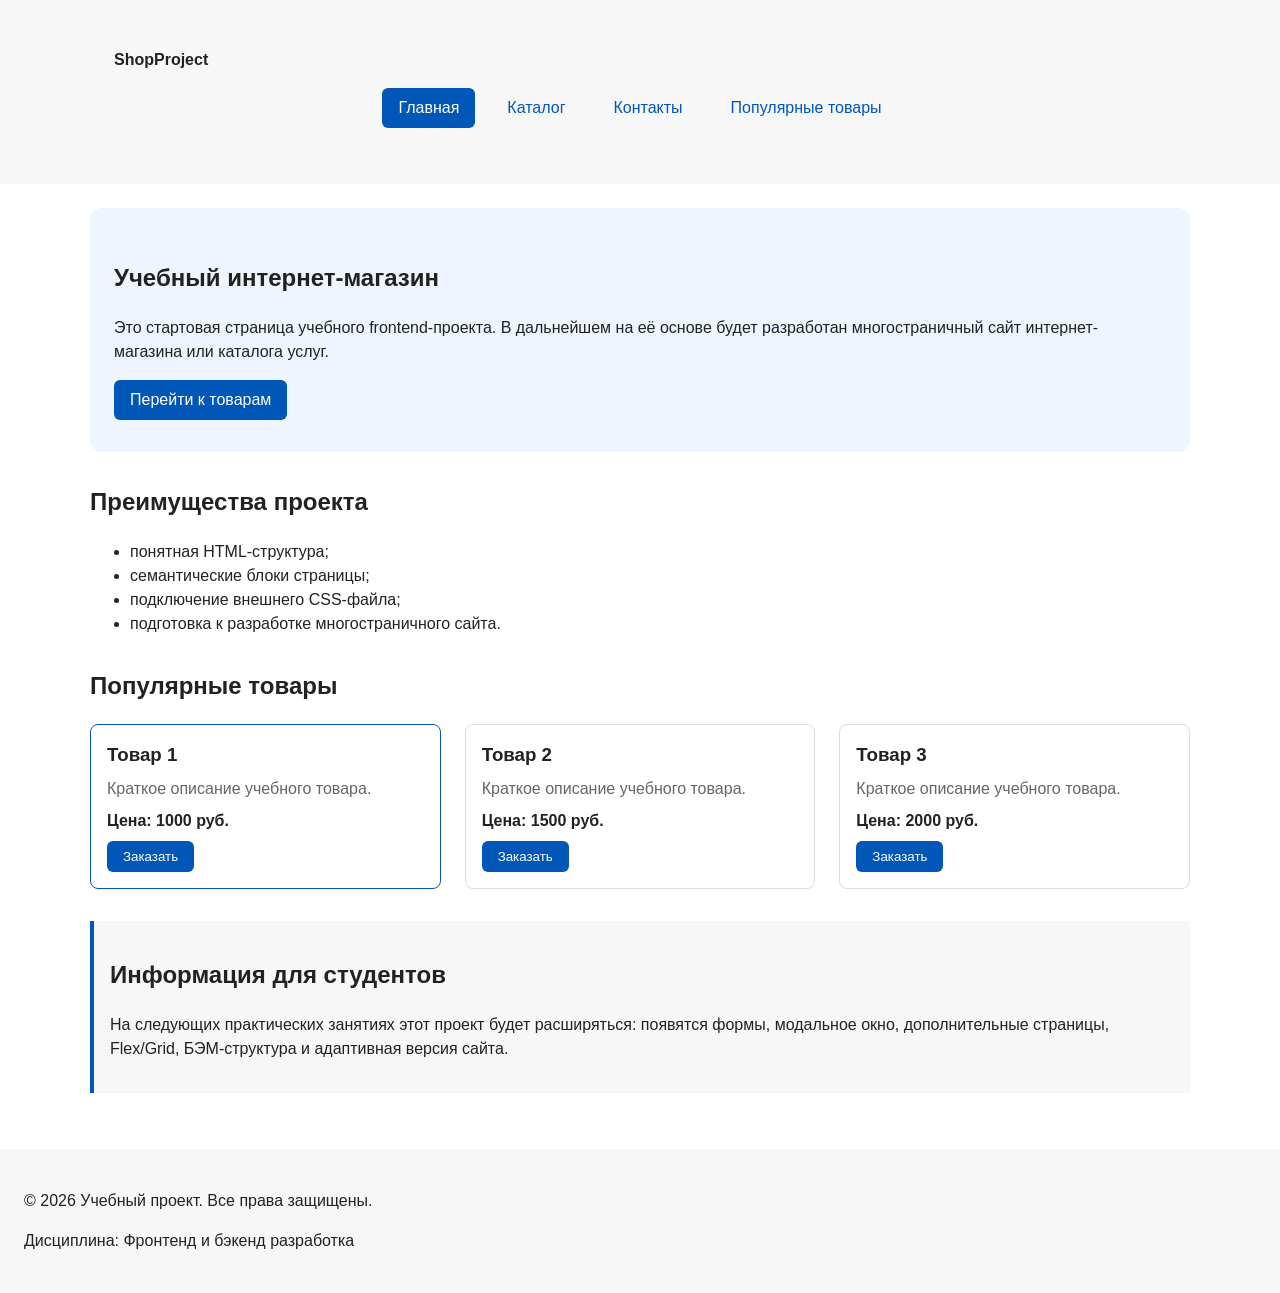
<file: index.html>
<!DOCTYPE html>
<html lang="ru">
<head>
  <meta charset="UTF-8">
  <meta name="viewport" content="width=device-width, initial-scale=1.0">
  <meta property="og:type" content="website">
  <meta property="og:title" content="Учебный интернет-магазин">
  <meta property="og:description" content="Учебный frontend-проект интернет-магазина.">
  <meta property="og:image" content="https://nikitatBe-afk.github.io/kr1-html-css-shop/images/preview.jpg">
  <title>Учебный интернет-магазин</title>
  <link rel="stylesheet" href="css/style.css">
  <script src="js/main.js" defer></script>
</head>
<body>
  <header class="site-header">
    <div class="site-header__inner">
      <a class="site-header__logo" href="index.html">ShopProject</a>

      <nav class="site-nav" aria-label="Основная навигация">
        <ul class="site-nav__list">
          <li class="site-nav__item">
            <a class="site-nav__link site-nav__link--active" href="index.html" aria-current="page">
              Главная
            </a>
          </li>
          <li class="site-nav__item">
            <a class="site-nav__link" href="catalog.html">Каталог</a>
          </li>
          <li class="site-nav__item">
            <a class="site-nav__link" href="contacts.html">Контакты</a>
          </li>
          <li class="site-nav__item">
            <a class="site-nav__link" href="index.html#popular">Популярные товары</a>
          </li>
        </ul>
      </nav>
    </div>
  </header>
<main>
  <!-- Основное содержимое страницы -->
   <section class="hero">
  <h1>Учебный интернет-магазин</h1>
  <p>
    Это стартовая страница учебного frontend-проекта.
    В дальнейшем на её основе будет разработан многостраничный сайт
    интернет-магазина или каталога услуг.
  </p>
  <a class="button button--primary" href="#popular">Перейти к товарам</a>
</section>
<section class="section" id="advantages">
  <h2>Преимущества проекта</h2>

  <ul class="advantages-list">
    <li>понятная HTML-структура;</li>
    <li>семантические блоки страницы;</li>
    <li>подключение внешнего CSS-файла;</li>
    <li>подготовка к разработке многостраничного сайта.</li>
  </ul>
</section>
<section class="section" id="popular">
  <h2>Популярные товары</h2>

  <div class="products-grid">
    <article class="product-card product-card--featured">
      <h3 class="product-card__title">Товар 1</h3>
      <p class="product-card__description">Краткое описание учебного товара.</p>
      <p class="product-card__price">Цена: 1000 руб.</p>
      <button class="button button--primary product-card__button" type="button" data-product="Товар 1">
        Заказать
      </button>
    </article>

    <article class="product-card">
      <h3 class="product-card__title">Товар 2</h3>
      <p class="product-card__description">Краткое описание учебного товара.</p>
      <p class="product-card__price">Цена: 1500 руб.</p>
      <button class="button button--primary product-card__button" type="button" data-product="Товар 2">
        Заказать
      </button>
    </article>

    <article class="product-card">
      <h3 class="product-card__title">Товар 3</h3>
      <p class="product-card__description">Краткое описание учебного товара.</p>
      <p class="product-card__price">Цена: 2000 руб.</p>
      <button class="button button--primary product-card__button" type="button" data-product="Товар 3">
        Заказать
      </button>
    </article>
  </div>
</section>
<aside class="aside-info">
  <h2>Информация для студентов</h2>
  <p>
    На следующих практических занятиях этот проект будет расширяться:
    появятся формы, модальное окно, дополнительные страницы, Flex/Grid,
    БЭМ-структура и адаптивная версия сайта.
  </p>
</aside>

</main>

<footer id="contacts">
  <p>&copy; 2026 Учебный проект. Все права защищены.</p>
  <p>Дисциплина: Фронтенд и бэкенд разработка</p>
</footer>

<dialog class="order-dialog" id="order-dialog" aria-labelledby="order-dialog-title">
  <h2 class="order-dialog__title" id="order-dialog-title">Оформление заявки</h2>

  <form class="order-form" id="order-form" action="#" method="post" novalidate>
    <input id="selected-product" name="selected-product" type="hidden">

    <div class="order-form__field">
      <label class="order-form__label" for="order-name">Имя</label>
      <input
        class="order-form__input"
        id="order-name"
        name="name"
        type="text"
        placeholder="Введите ваше имя"
        minlength="2"
        autocomplete="given-name"
        required
      >
    </div>

    <div class="order-form__field">
      <label class="order-form__label" for="order-email">E-mail</label>
      <input
        class="order-form__input"
        id="order-email"
        name="email"
        type="email"
        placeholder="example@mail.ru"
        autocomplete="email"
        required
      >
    </div>

    <div class="order-form__field">
      <label class="order-form__label" for="order-phone">Телефон</label>
      <input
        class="order-form__input"
        id="order-phone"
        name="phone"
        type="tel"
        inputmode="tel"
        placeholder="+7 (900) 000-00-00"
        pattern="^\+7 \(\d{3}\) \d{3}-\d{2}-\d{2}$"
        required
      >
      <small class="order-form__hint">Формат: +7 (900) 000-00-00</small>
    </div>

    <div class="order-form__field">
      <label class="order-form__label" for="order-date">Дата связи</label>
      <input
        class="order-form__input"
        id="order-date"
        name="date"
        type="date"
      >
    </div>

    <div class="order-form__field">
      <label class="order-form__label" for="order-topic">Тема заявки</label>
      <select class="order-form__select" id="order-topic" name="topic" required>
        <option value="">Выберите тему</option>
        <option value="product">Заказ товара</option>
        <option value="consultation">Консультация</option>
        <option value="delivery">Доставка</option>
      </select>
    </div>

    <div class="order-form__field">
      <label class="order-form__label" for="order-comment">Комментарий</label>
      <textarea
        class="order-form__textarea"
        id="order-comment"
        name="comment"
        rows="4"
        placeholder="Укажите дополнительную информацию"
      ></textarea>
    </div>

    <div class="order-form__field order-form__field--checkbox">
      <label class="order-form__label">
        <input
          class="order-form__checkbox"
          id="order-agreement"
          name="agreement"
          type="checkbox"
          required
        >
        Я согласен на обработку данных
      </label>
    </div>

    <div class="order-form__actions">
      <button class="button button--secondary" type="button" id="close-order-dialog">
        Закрыть
      </button>
      <button class="button button--primary" type="submit">
        Отправить заявку
      </button>
    </div>
  </form>
</dialog>

<p class="success-message" id="success-message" hidden>
  Форма успешно отправлена!
</p>



</body>
</html>
</file>
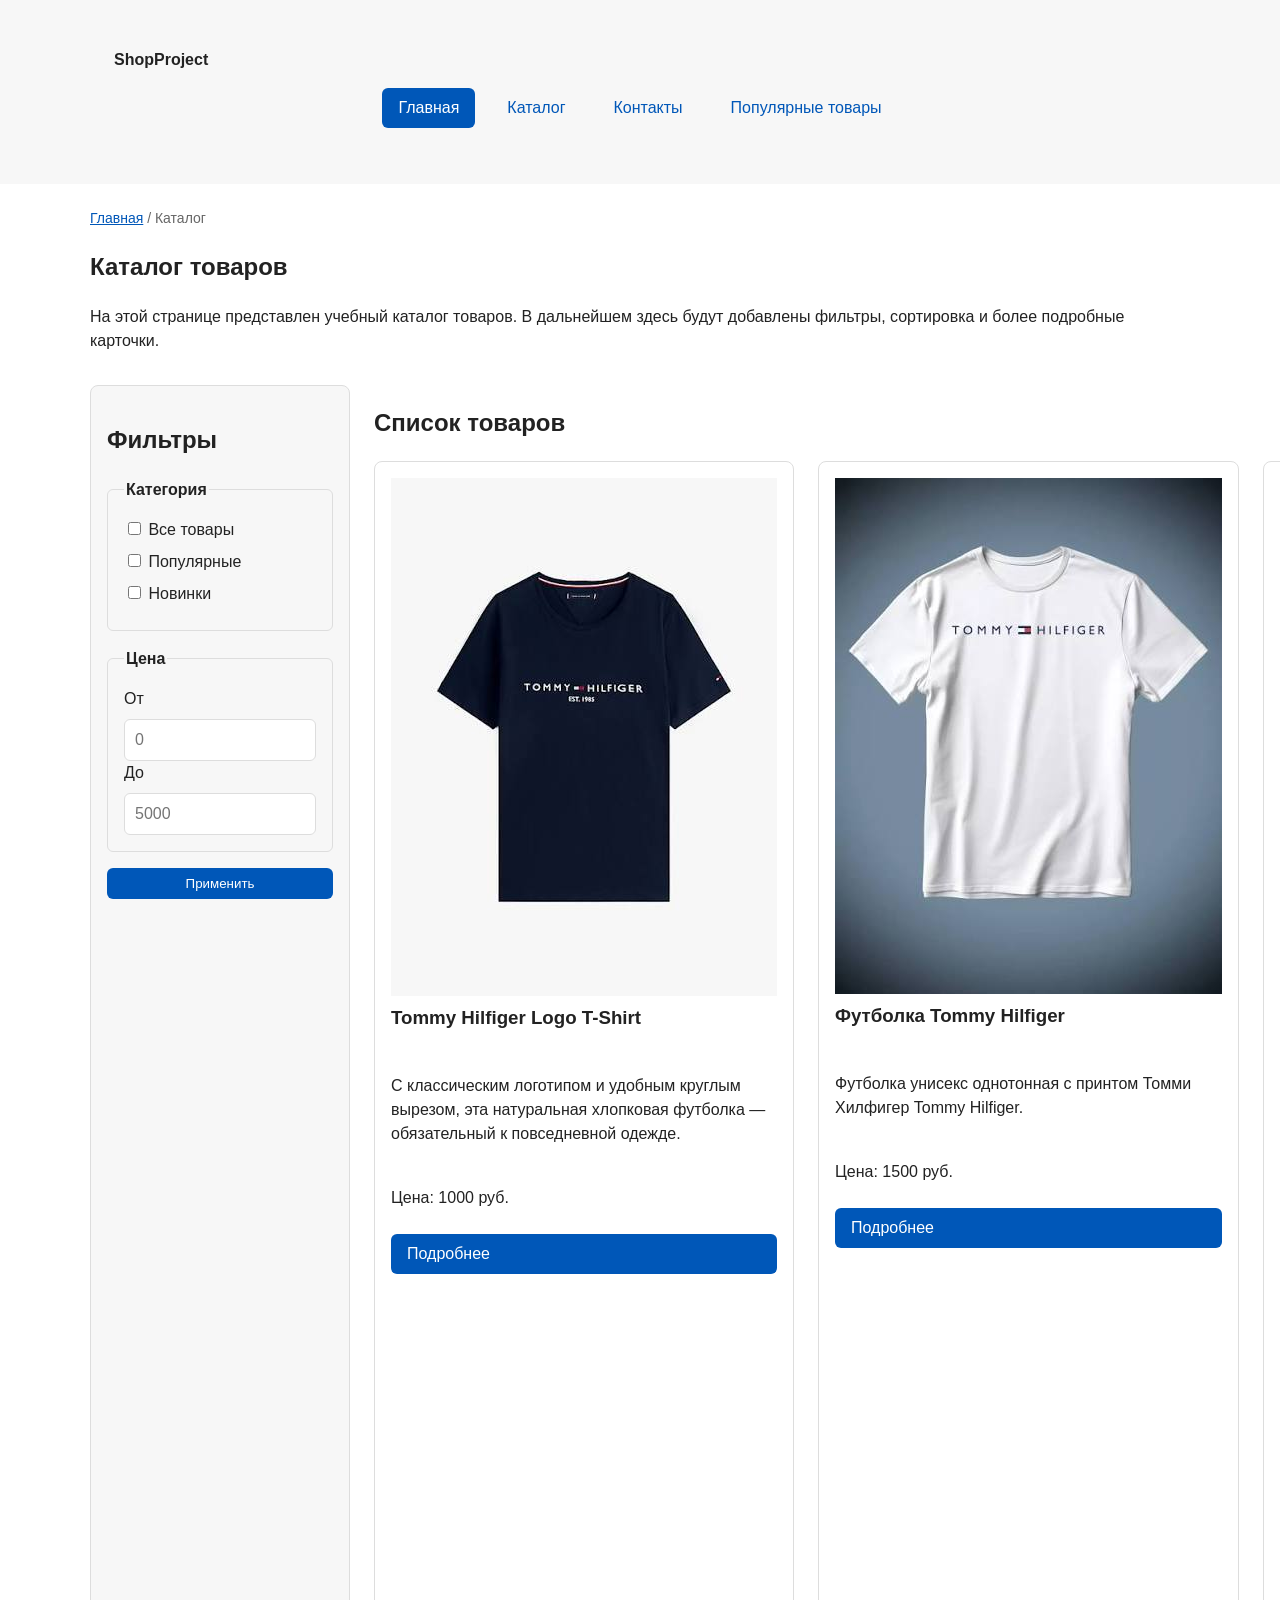
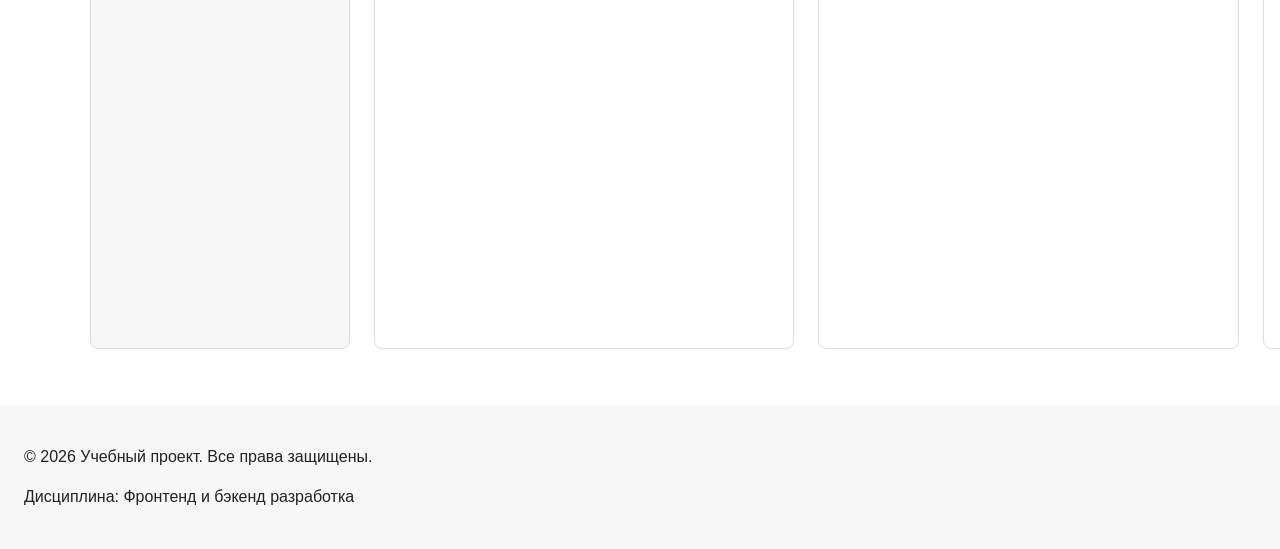
<file: catalog.html>
<!DOCTYPE html>
<html lang="ru">
<head>
  <meta charset="UTF-8">
  <meta name="viewport" content="width=device-width, initial-scale=1.0">
  <meta name="description" content="Каталог товаров учебного интернет-магазина.">
  <meta property="og:type" content="website">
  <meta property="og:title" content="Учебный интернет-магазин">
  <meta property="og:description" content="Учебный frontend-проект интернет-магазина.">
  <meta property="og:image" content="https://artemka38.github.io/kr1-html-css-shop/images/preview.jpg">
  <title>Каталог товаров — Учебный интернет-магазин</title>
  <link rel="stylesheet" href="css/style.css">
</head>
<body>
<header class="site-header">
  <div class="site-header__inner">
    <a class="site-header__logo" href="index.html">ShopProject</a>

    <nav class="site-nav" aria-label="Основная навигация">
      <ul class="site-nav__list">
        <li class="site-nav__item">
          <a class="site-nav__link site-nav__link--active" href="index.html">
            Главная
          </a>
        </li>
        <li class="site-nav__item">
          <a class="site-nav__link" href="catalog.html">Каталог</a>
        </li>
        <li class="site-nav__item">
          <a class="site-nav__link" href="contacts.html">Контакты</a>
        </li>
        <li class="site-nav__item">
          <a class="site-nav__link" href="index.html#popular">
            Популярные товары
          </a>
        </li>
      </ul>
    </nav>
  </div>
</header>


  <main>
    <nav class="breadcrumbs" aria-label="Хлебные крошки">
      <a href="index.html">Главная</a>
      <span>Каталог</span>
    </nav>

    <section class="section">
      <h1>Каталог товаров</h1>
      <p>
        На этой странице представлен учебный каталог товаров.
        В дальнейшем здесь будут добавлены фильтры, сортировка и более
        подробные карточки.
      </p>
    </section>

    <section class="catalog-layout">
      <aside class="catalog-filters">
        <h2>Фильтры</h2>

        <form class="filters-form" action="#" method="get">
          <fieldset>
            <legend>Категория</legend>

            <label>
              <input type="checkbox" name="category" value="all">
              Все товары
            </label>

            <label>
              <input type="checkbox" name="category" value="popular">
              Популярные
            </label>

            <label>
              <input type="checkbox" name="category" value="new">
              Новинки
            </label>
          </fieldset>

          <fieldset>
            <legend>Цена</legend>

            <label for="price-from">От</label>
            <input id="price-from" name="price-from" type="number" min="0" placeholder="0">

            <label for="price-to">До</label>
            <input id="price-to" name="price-to" type="number" min="0" placeholder="5000">
          </fieldset>

          <button class="button" type="submit">Применить</button>
        </form>
      </aside>

      <section class="catalog-products">
        <h2>Список товаров</h2>

        <div class="products-grid">
          <article class="product-card">
            <img src="images/images.jpg" alt="Товар 1" class="product-card__image">
            <h3>Tommy Hilfiger Logo T-Shirt</h3>
            <p>С классическим логотипом и удобным круглым вырезом, эта натуральная хлопковая футболка — обязательный к повседневной одежде. </p>
            <p>Цена: 1000 руб.</p>
            <a class="button" href="index.html#popular">Подробнее</a>
          </article>

          <article class="product-card">
            <img src="images/images-_1_.jpg" alt="Товар 2" class="product-card__image">
            <h3>Футболка Tommy Hilfiger</h3>
            <p>Футболка унисекс однотонная с принтом Томми Хилфигер Tommy Hilfiger.</p>
            <p>Цена: 1500 руб.</p>
            <a class="button" href="index.html#popular">Подробнее</a>
          </article>

          <article class="product-card">
            <img src="images/asics.jpg" alt="Товар 2" class="product-card__image">
            <h3>Кроссовки мужские ASICS зимние с мехом повседневные</h3>
            <p>Мужские низкие зимние кроссовки ASICS с мехом — это сочетание современного спортивного дизайна, комфорта и практичности для холодного времени года.</p>
            <p>Цена: 2000 руб.</p>
            <a class="button" href="index.html#popular">Подробнее</a>
          </article>
        </div>
      </section>
    </section>
  </main>

  <footer>
    <p>&copy; 2026 Учебный проект. Все права защищены.</p>
    <p>Дисциплина: Фронтенд и бэкенд разработка</p>
  </footer>
</body>
</html>
</file>
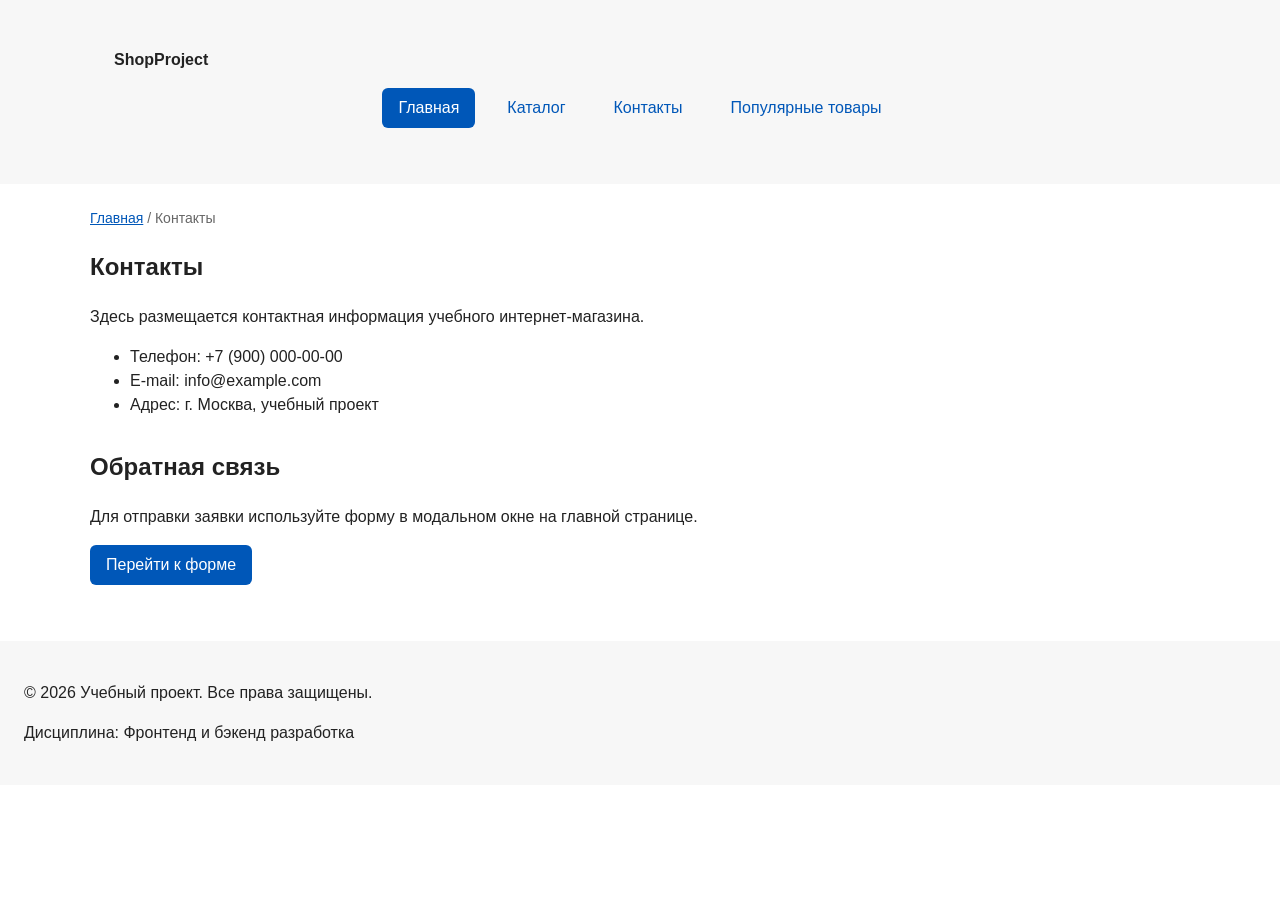
<file: contacts.html>
<!DOCTYPE html>
<html lang="ru">
<head>
  <meta charset="UTF-8">
  <meta name="viewport" content="width=device-width, initial-scale=1.0">
  <meta name="description" content="Контактная информация учебного интернет-магазина.">
  <title>Контакты — Учебный интернет-магазин</title>
  <link rel="stylesheet" href="css/style.css">
  <meta property="og:type" content="website">
<meta property="og:title" content="Учебный интернет-магазин">
<meta property="og:description" content="Учебный frontend-проект интернет-магазина.">
<meta property="og:image" content="https://artemka38.github.io/kr1-html-css-shop/images/preview.jpg">
</head>
<body>
<header class="site-header">
  <div class="site-header__inner">
    <a class="site-header__logo" href="index.html">ShopProject</a>

    <nav class="site-nav" aria-label="Основная навигация">
      <ul class="site-nav__list">
        <li class="site-nav__item">
          <a class="site-nav__link site-nav__link--active" href="index.html">
            Главная
          </a>
        </li>
        <li class="site-nav__item">
          <a class="site-nav__link" href="catalog.html">Каталог</a>
        </li>
        <li class="site-nav__item">
          <a class="site-nav__link" href="contacts.html">Контакты</a>
        </li>
        <li class="site-nav__item">
          <a class="site-nav__link" href="index.html#popular">
            Популярные товары
          </a>
        </li>
      </ul>
    </nav>
  </div>
</header>


  <main>
    <nav class="breadcrumbs" aria-label="Хлебные крошки">
      <a href="index.html">Главная</a>
      <span>Контакты</span>
    </nav>

    <section class="section">
      <h1>Контакты</h1>
      <p>
        Здесь размещается контактная информация учебного интернет-магазина.
      </p>

      <ul>
        <li>Телефон: +7 (900) 000-00-00</li>
        <li>E-mail: info@example.com</li>
        <li>Адрес: г. Москва, учебный проект</li>
      </ul>
    </section>

    <section class="section" id="feedback">
      <h2>Обратная связь</h2>
      <p>
        Для отправки заявки используйте форму в модальном окне на главной странице.
      </p>
      <a class="button" href="index.html#contacts">Перейти к форме</a>
    </section>
  </main>

  <footer>
    <p>&copy; 2026 Учебный проект. Все права защищены.</p>
    <p>Дисциплина: Фронтенд и бэкенд разработка</p>
  </footer>
</body>
</html>
</file>
<file: css/style.css>
/* ===============================
   1. Переменные проекта
   =============================== */

:root {
  /* Основные цвета проекта */
  --color-bg: #ffffff;
  --color-text: #222222;
  --color-muted: #666666;
  --color-primary: #0057b8;
  --color-primary-dark: #003f86;
  --color-border: #dddddd;
  --color-surface: #f7f7f7;
  --color-surface-accent: #eef5ff;
  --color-danger: #b00020;
  --color-success: #168a2f;
  --color-success-bg: #eefaf0;
  --color-white: #ffffff;

  /* Отступы */
  --space-xs: 4px;
  --space-sm: 8px;
  --space-md: 16px;
  --space-lg: 24px;
  --space-xl: 32px;

  /* Скругления */
  --radius-sm: 6px;
  --radius-md: 8px;
  --radius-lg: 12px;

  /* Размеры */
  --container-width: 1100px;
}



/* 
  Универсальное правило для всех элементов.
  border-box делает расчёт размеров более понятным:
  width включает content, padding и border.
*/
* {
  box-sizing: border-box;
}

/* ===============================
   2. Базовые стили
   =============================== */

* {
  box-sizing: border-box;
}

body {
  margin: 0;
  font-family: Arial, sans-serif;
  line-height: 1.5;
  color: var(--color-text);
  background-color: var(--color-bg);
}

/* ===============================
   3. Общие элементы интерфейса
   =============================== */

a {
  color: var(--color-primary);
}

a:hover {
  color: var(--color-primary-dark);
}

a:focus-visible {
  outline: 2px solid var(--color-primary);
  outline-offset: 3px;
}


header,
main,
footer {
  padding: var(--space-lg);
}

/*
  Оформляем шапку страницы.
  Пока используется простой светло-серый фон.
*/
.site-header {
  background-color: var(--color-surface);
}



/*
  Оформляем подвал страницы тем же фоном,
  чтобы визуально отделить его от основного содержимого.
*/
footer {
  background-color: var(--color-surface);
}


/*
  Ограничиваем ширину содержимого шапки,
  чтобы оно не растягивалось слишком сильно на широких экранах.
*/
.site-header__inner {
  max-width: var(--container-width);
  margin: 0 auto;
  padding: var(--space-lg);
}


/*
  Оформляем текстовый логотип.
*/
.site-header__logo {
  font-weight: 700;
  color: var(--color-text);
  text-decoration: none;
}


/*
  Убираем стандартные отступы и маркеры списка навигации.
*/
.site-nav__list {
  display: flex;
  flex-wrap: wrap;
  justify-content: center;
  align-items: center;
  gap: var(--space-md);
  padding: 0;
  margin: var(--space-md) 0 0;
  list-style: none;
}



/*
  Добавляем расстояние между пунктами меню.
*/
.site-nav__item {
  margin-bottom: 8px;
}

/*
  Оформляем ссылки меню.
*/
.site-nav__link {
  display: inline-block;
  padding: var(--space-sm) var(--space-md);
  color: var(--color-primary);
  text-decoration: none;
  border-radius: var(--radius-sm);
}



/*
  При наведении мыши подчёркиваем ссылку.
  Подробно состояния интерфейса будут рассмотрены в практической работе 1.7.
*/
.site-nav__link:hover {
  color: var(--color-white);
  background-color: var(--color-primary);
}

.site-nav__link:focus-visible {
  outline: 2px solid var(--color-primary);
  outline-offset: 3px;
}

.site-nav__link--active {
  color: var(--color-white);
  background-color: var(--color-primary);
}



/* ===============================
   4. Компоненты страницы
   =============================== */

.hero {
  max-width: var(--container-width);
  margin: 0 auto var(--space-xl);
  padding: var(--space-xl) var(--space-lg);
  background-color: var(--color-surface-accent);
  border-radius: var(--radius-lg);
}

.section {
  max-width: var(--container-width);
  margin: 0 auto var(--space-xl);
}

.section h2 {
  margin-top: 0;
}


/*
  Общий класс для разделов страницы.
*/
.section {
  max-width: 1100px;
  margin: 0 auto 32px;
}

/*
  Убираем лишний верхний отступ у заголовков разделов.
*/
.section h2 {
  margin-top: 0;
}

/*
  Карточка товара — самостоятельный блок.
  На следующих занятиях карточки будут доработаны и выстроены в сетку.
*/
.product-card {
  display: flex;
  flex-direction: column;
  gap: var(--space-sm);
  padding: var(--space-md);
  border: 1px solid var(--color-border);
  border-radius: var(--radius-md);
  background-color: var(--color-bg);
}


.product-card:hover {
  border-color: var(--color-primary);
}

.product-card--featured {
  border-color: var(--color-primary);
}

.product-card--discount {
  border-color: var(--color-danger);
}


.product-card__title {
  margin: 0;
  color: var(--color-text);
}

.product-card__description {
  margin: 0;
  color: var(--color-muted);
}

.product-card__price {
  margin: 0;
  font-weight: 700;
}

.product-card--discount .product-card__price {
  color: var(--color-danger);
}



.product-card__button {
  margin-top: auto;
  align-self: flex-start;
}



.product-card h3 {
  margin-top: 0;
}

/*
  Пока это обычная ссылка, но визуально она оформляется как кнопка.
*/
.button {
  display: inline-block;
  padding: var(--space-sm) var(--space-md);
  color: var(--color-white);
  background-color: var(--color-primary);
  text-decoration: none;
  border: none;
  border-radius: var(--radius-sm);
  cursor: pointer;
}

.button:hover {
  background-color: var(--color-primary-dark);
}

.button:focus-visible {
  outline: 2px solid var(--color-primary);
  outline-offset: 3px;
}

.button:disabled {
  opacity: 0.6;
  cursor: not-allowed;
}



/*
  Дополнительный информационный блок.
*/
.aside-info {
  max-width: var(--container-width);
  margin: 0 auto var(--space-xl);
  padding: var(--space-md);
  border-left: 4px solid var(--color-primary);
  background-color: var(--color-surface);
}


/* ===============================
   5. Форма и модальное окно
   =============================== */

/*
  Модальное окно.
  Элемент dialog сам умеет открываться поверх страницы.
*/
.order-dialog {
  width: min(100% - 32px, 560px);
  padding: var(--space-lg);
  border: none;
  border-radius: var(--radius-lg);
}


/*
  Затемнение фона за модальным окном.
*/
.order-dialog::backdrop {
  background-color: rgba(0, 0, 0, 0.5);
}

/*
  Поле формы.
  Каждый блок получает нижний отступ.
*/
.form-field {
  margin-bottom: var(--space-md);
}

/*
  Подпись поля.
*/
.form-field label {
  display: block;
  margin-bottom: var(--space-xs);
}


/*
  Основные поля формы.
*/
.form-field input,
.form-field select,
.form-field textarea {
  width: 100%;
  padding: 10px 12px;
  border: 1px solid var(--color-border);
  border-radius: var(--radius-sm);
  font: inherit;
}


/*
  Checkbox не должен занимать всю ширину.
*/
.form-field input[type="checkbox"] {
  width: auto;
}

/*
  Подсказка под полем телефона.
*/
.form-field small {
  display: block;
  margin-top: var(--space-xs);
  color: var(--color-muted);
}


/*
  Видимый фокус для клавиатурной навигации.
*/
.form-field input:focus-visible,
.form-field select:focus-visible,
.form-field textarea:focus-visible,
.form-actions button:focus-visible {
  outline: 2px solid #0057b8;
  outline-offset: 2px;
}

.form-field input:hover,
.form-field select:hover,
.form-field textarea:hover {
  border-color: var(--color-primary);
}

.form-field input:focus-visible,
.form-field select:focus-visible,
.form-field textarea:focus-visible,
.form-actions button:focus-visible {
  outline: 2px solid var(--color-primary);
  outline-offset: 3px;
}

[aria-invalid="true"] {
  border-color: var(--color-danger);
}


/*
  Подсветка ошибочных полей.
  Атрибут aria-invalid будет добавляться через JavaScript.
*/
[aria-invalid="true"] {
  border-color: #b00020;
}

/*
  Кнопки формы.
*/
.form-actions {
  display: flex;
  gap: 12px;
  margin-top: 20px;
}

/*
  Сообщение об успешной отправке.
*/
.success-message {
  max-width: var(--container-width);
  margin: var(--space-lg) auto;
  padding: var(--space-md);
  border-left: 4px solid var(--color-success);
  background-color: var(--color-success-bg);
}


.breadcrumbs {
  max-width: var(--container-width);
  margin: 0 auto var(--space-md);
  font-size: 14px;
  color: var(--color-muted);
}

.breadcrumbs a {
  color: var(--color-primary);
}

.breadcrumbs span::before {
  content: " / ";
  color: var(--color-muted);
}


html {
  scroll-behavior: smooth;
}

:target {
  outline: 2px dashed var(--color-primary);
  outline-offset: 4px;
}

.products-grid {
  display: grid;
  grid-template-columns: repeat(3, 1fr);
  gap: var(--space-lg);
}


.catalog-layout {
  max-width: var(--container-width);
  margin: 0 auto var(--space-xl);
  display: grid;
  grid-template-columns: 260px 1fr;
  grid-template-areas: "filters products";
  gap: var(--space-lg);
}

.catalog-filters {
  grid-area: filters;
  padding: var(--space-md);
  border: 1px solid var(--color-border);
  border-radius: var(--radius-md);
  background-color: var(--color-surface);
}

.catalog-products {
  grid-area: products;
}


.filters-form {
  display: grid;
  gap: var(--space-md);
}

.filters-form fieldset {
  margin: 0;
  padding: var(--space-md);
  border: 1px solid var(--color-border);
  border-radius: var(--radius-sm);
}

.filters-form legend {
  font-weight: 700;
}

.filters-form label {
  display: block;
  margin-bottom: var(--space-sm);
}

.filters-form input[type="number"] {
  width: 100%;
  padding: 8px 10px;
  border: 1px solid var(--color-border);
  border-radius: var(--radius-sm);
  font: inherit;
}
</file>
